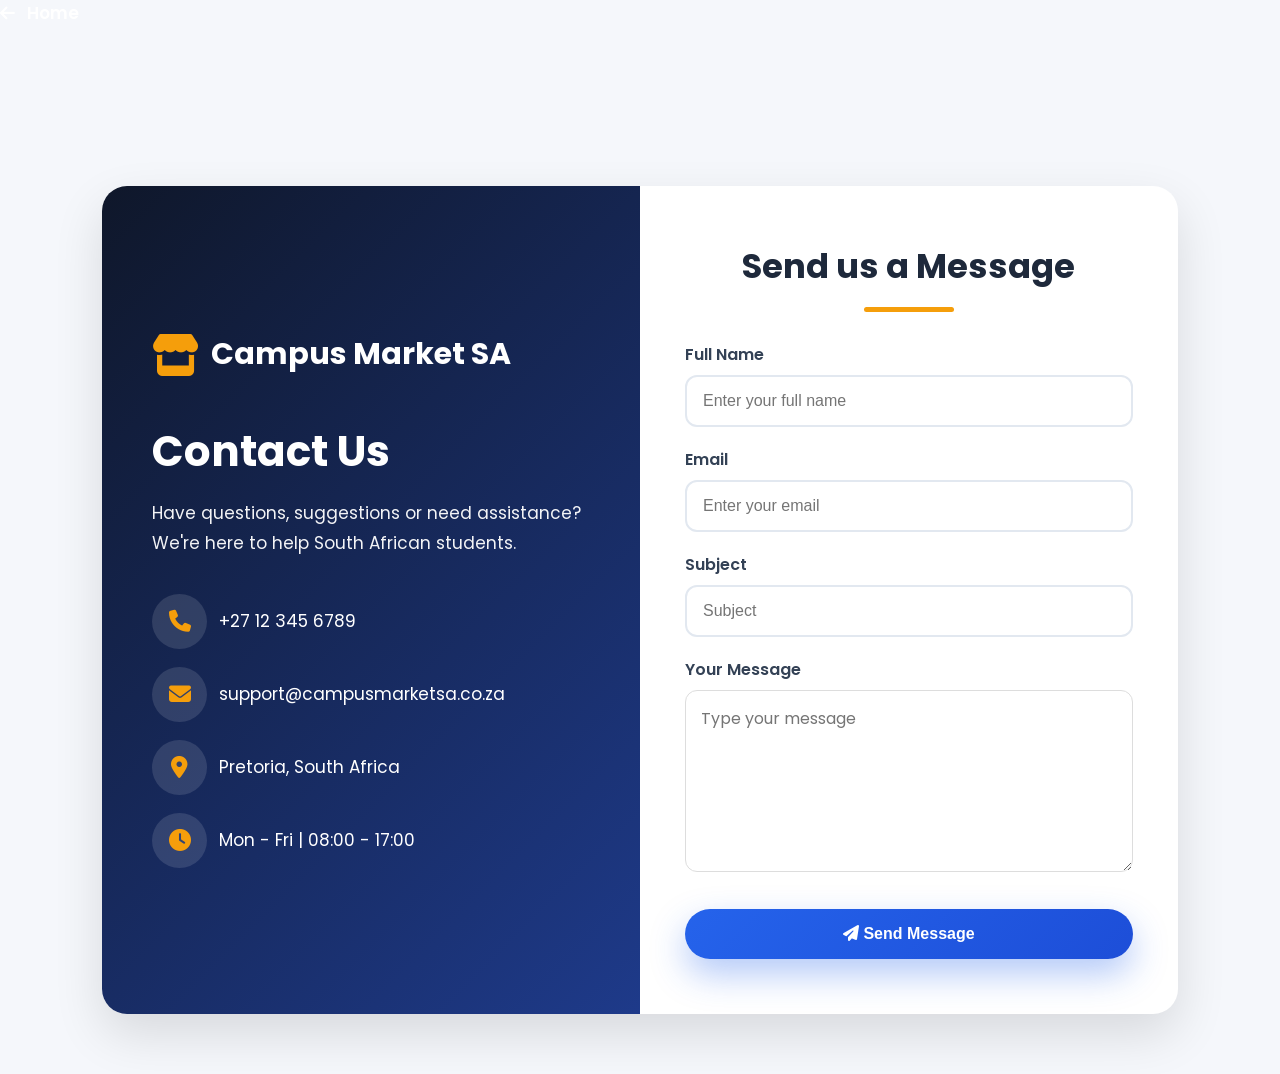
<file: contact.html>
<!DOCTYPE html>
<html lang="en">

<head>

<meta charset="UTF-8">

<meta name="viewport" content="width=device-width, initial-scale=1.0">

<title>Contact Us | Campus Market SA</title>

<link rel="stylesheet" href="stylee.css">

<link rel="stylesheet"
href="https://cdnjs.cloudflare.com/ajax/libs/font-awesome/6.5.2/css/all.min.css">

</head>

<body>

<a href="index.html" class="back-home">

<i class="fa-solid fa-arrow-left"></i>

Home

</a>

<section class="register-page">

<div class="register-container">

<!-- LEFT SIDE -->

<div class="register-left">

<div class="register-logo">

<i class="fa-solid fa-store"></i>

<span>Campus Market SA</span>

</div>

<h1>Contact Us</h1>

<p>

Have questions, suggestions or need assistance?

We're here to help South African students.

</p>

<div class="register-features">

<div class="feature">

<i class="fa-solid fa-phone"></i>

<span>+27 12 345 6789</span>

</div>

<div class="feature">

<i class="fa-solid fa-envelope"></i>

<span>support@campusmarketsa.co.za</span>

</div>

<div class="feature">

<i class="fa-solid fa-location-dot"></i>

<span>Pretoria, South Africa</span>

</div>

<div class="feature">

<i class="fa-solid fa-clock"></i>

<span>Mon - Fri | 08:00 - 17:00</span>

</div>

</div>

</div>

<!-- RIGHT SIDE -->

<div class="register-right">

<h2>Send us a Message</h2>

<form id="contactForm">

<div class="input-box">

<label>Full Name</label>

<input
type="text"
id="fullName"
placeholder="Enter your full name">

</div>

<div class="input-box">

<label>Email</label>

<input
type="email"
id="contactEmail"
placeholder="Enter your email">

</div>

<div class="input-box">

<label>Subject</label>

<input
type="text"
id="subject"
placeholder="Subject">

</div>

<div class="input-box">

<label>Your Message</label>

<textarea
id="message"
rows="6"
placeholder="Type your message"></textarea>

</div>

<button
type="submit"
class="btn-primary">

<i class="fa-solid fa-paper-plane"></i>

Send Message

</button>

</form>

</div>

</div>

</section>

<script src="scriptss.js"></script>

</body>

</html>
</file>
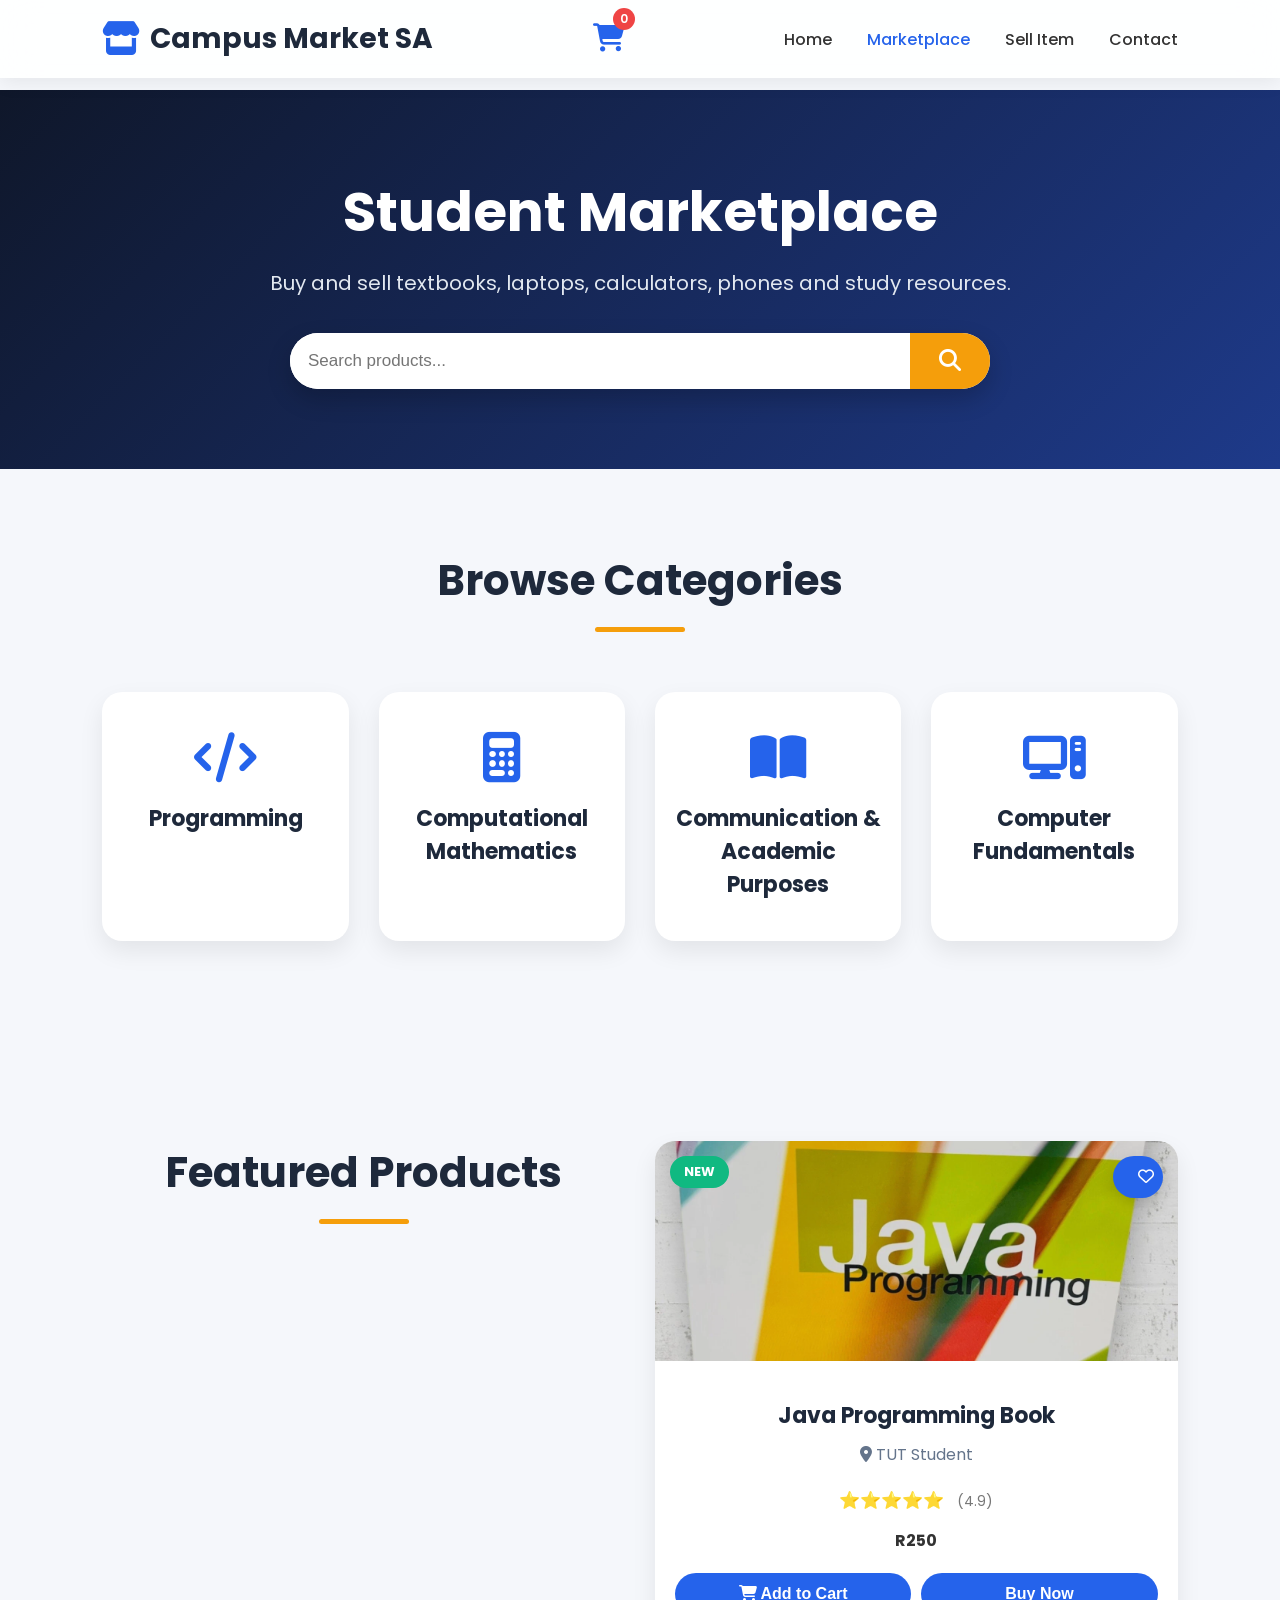
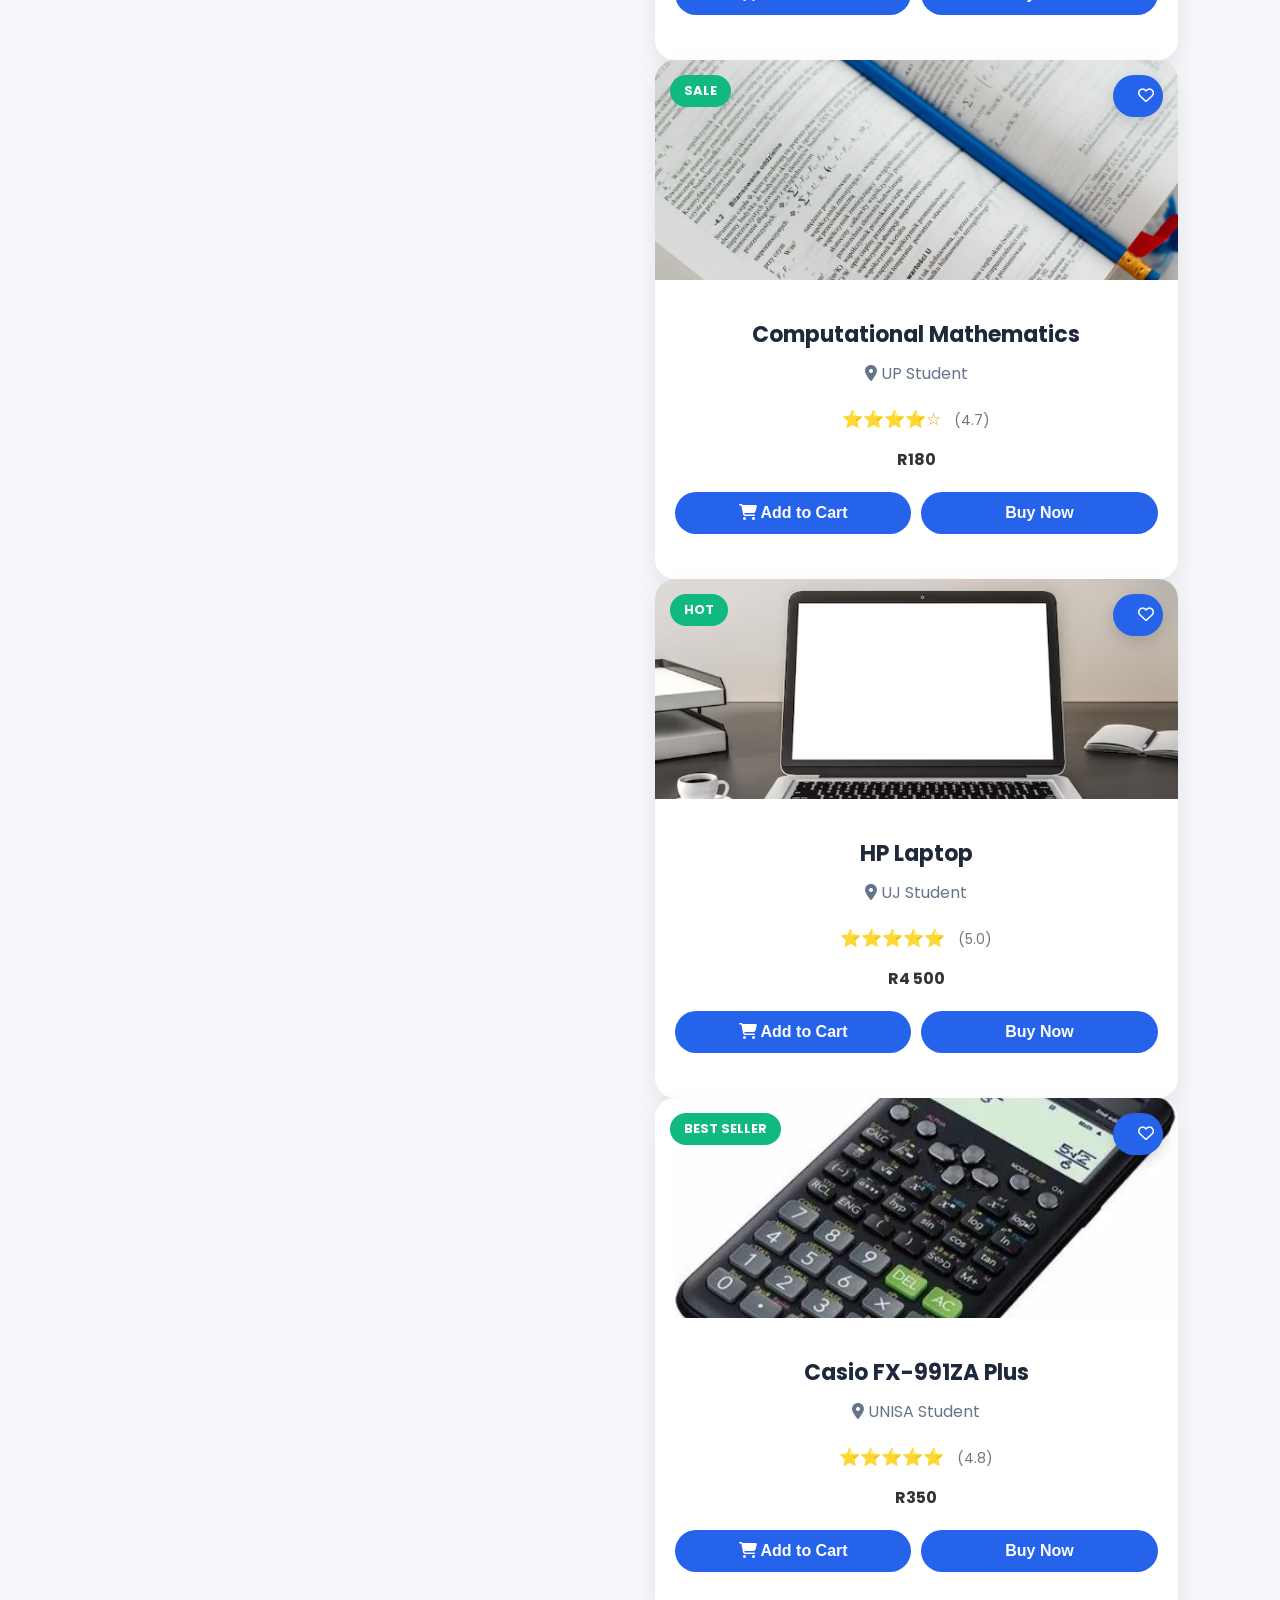
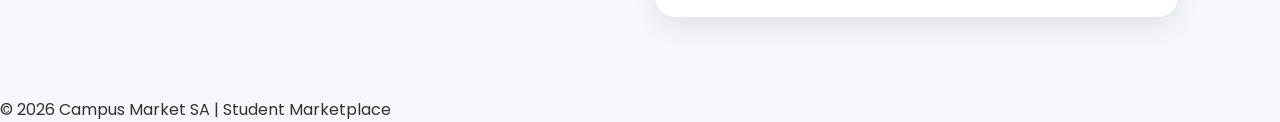
<file: marketplace.html>
<!DOCTYPE html>
<html lang="en">

<head>

<meta charset="UTF-8">

<meta name="viewport" content="width=device-width, initial-scale=1.0">

<title>Marketplace | Campus Market SA</title>

<link rel="stylesheet" href="stylee.css">

<link rel="stylesheet"
href="https://cdnjs.cloudflare.com/ajax/libs/font-awesome/6.5.2/css/all.min.css">

</head>

<body>

<!-- ================= NAVBAR ================= -->

<header>

<nav class="navbar">

<div class="logo">

<i class="fa-solid fa-store"></i>

<h2>Campus Market SA</h2>

</div>

<div class="cart-icon">

<i class="fa-solid fa-cart-shopping"></i>

<span id="cartCount">0</span>

</div>

</div>

<ul class="nav-links">

<li><a href="index.html">Home</a></li>

<li><a href="#" class="active">Marketplace</a></li>

<li><a href="sell.html">Sell Item</a></li>

<li><a href="contact.html">Contact</a></li>

</ul>

</nav>

</header>

<!-- ================= HERO ================= -->

<section class="market-hero">

<h1>Student Marketplace</h1>

<p>

Buy and sell textbooks, laptops, calculators,
phones and study resources.

</p>

<div class="market-search">

<input type="text"
id="searchInput"
placeholder="Search products...">

<button>

<i class="fa-solid fa-search"></i>

</button>

</div>

</section>

<!-- ================= CATEGORIES ================= -->

<section class="market-categories">

<h2>Browse Categories</h2>

<div class="category-grid">

<div class="category-card">

<i class="fa-solid fa-code"></i>

<h3>Programming</h3>

</div>

<div class="category-card">

<i class="fa-solid fa-calculator"></i>

<h3>Computational Mathematics</h3>

</div>

<div class="category-card">

<i class="fa-solid fa-book-open"></i>

<h3>Communication & Academic Purposes</h3>

</div>

<div class="category-card">

<i class="fa-solid fa-computer"></i>

<h3>Computer Fundamentals</h3>

</div>

</div>

</section>

<!-- ================= PRODUCTS ================= -->

<section class="products">

<h2>Featured Products</h2>

<div class="product-grid">
<div class="product-card">

    <span class="badge">NEW</span>

    <button class="wishlist">
        <i class="fa-regular fa-heart"></i>
    </button>

    <img src="book.jpg" alt="Java Programming Book">

    <div class="product-info">

        <h3>Java Programming Book</h3>

        <p><i class="fa-solid fa-location-dot"></i> TUT Student</p>

        <div class="rating">
            ⭐⭐⭐⭐⭐
            <span>(4.9)</span>
        </div>

        <h4>R250</h4>

        <div class="product-buttons">

            <button class="btn-cart">
                <i class="fa-solid fa-cart-shopping"></i>
                Add to Cart
            </button>

            <button class="btn-buy">
                Buy Now
            </button>

        </div>

    </div>

</div>

<!-- ============================== -->

<div class="product-card">

    <span class="badge">SALE</span>

    <button class="wishlist">
        <i class="fa-regular fa-heart"></i>
    </button>

    <img src="math.jpg" alt="Computational Mathematics">

    <div class="product-info">

        <h3>Computational Mathematics</h3>

        <p><i class="fa-solid fa-location-dot"></i> UP Student</p>

        <div class="rating">
            ⭐⭐⭐⭐☆
            <span>(4.7)</span>
        </div>

        <h4>R180</h4>

        <div class="product-buttons">

            <button class="btn-cart">
                <i class="fa-solid fa-cart-shopping"></i>
                Add to Cart
            </button>

            <button class="btn-buy">
                Buy Now
            </button>

        </div>

    </div>

</div>

<!-- ============================== -->

<div class="product-card">

    <span class="badge">HOT</span>

    <button class="wishlist">
        <i class="fa-regular fa-heart"></i>
    </button>

    <img src="laptop.jpg" alt="Laptop">

    <div class="product-info">

        <h3>HP Laptop</h3>

        <p><i class="fa-solid fa-location-dot"></i> UJ Student</p>

        <div class="rating">
            ⭐⭐⭐⭐⭐
            <span>(5.0)</span>
        </div>

        <h4>R4 500</h4>

        <div class="product-buttons">

            <button class="btn-cart">
                <i class="fa-solid fa-cart-shopping"></i>
                Add to Cart
            </button>

            <button class="btn-buy">
                Buy Now
            </button>

        </div>

    </div>

</div>

<!-- ============================== -->

<div class="product-card">

    <span class="badge">BEST SELLER</span>

    <button class="wishlist">
        <i class="fa-regular fa-heart"></i>
    </button>

    <img src="calculator.jpg" alt="Calculator">

    <div class="product-info">

        <h3>Casio FX-991ZA Plus</h3>

        <p><i class="fa-solid fa-location-dot"></i> UNISA Student</p>

        <div class="rating">
            ⭐⭐⭐⭐⭐
            <span>(4.8)</span>
        </div>

        <h4>R350</h4>

        <div class="product-buttons">

            <button class="btn-cart">
                <i class="fa-solid fa-cart-shopping"></i>
                Add to Cart
            </button>

            <button class="btn-buy">
                Buy Now
            </button>

        </div>

    </div>

</div>

</section>

<!-- ================= FOOTER ================= -->

<footer>

<p>

© 2026 Campus Market SA | Student Marketplace

</p>

</footer>

<script src="scriptss.js"></script>

</body>

</html>
</file>
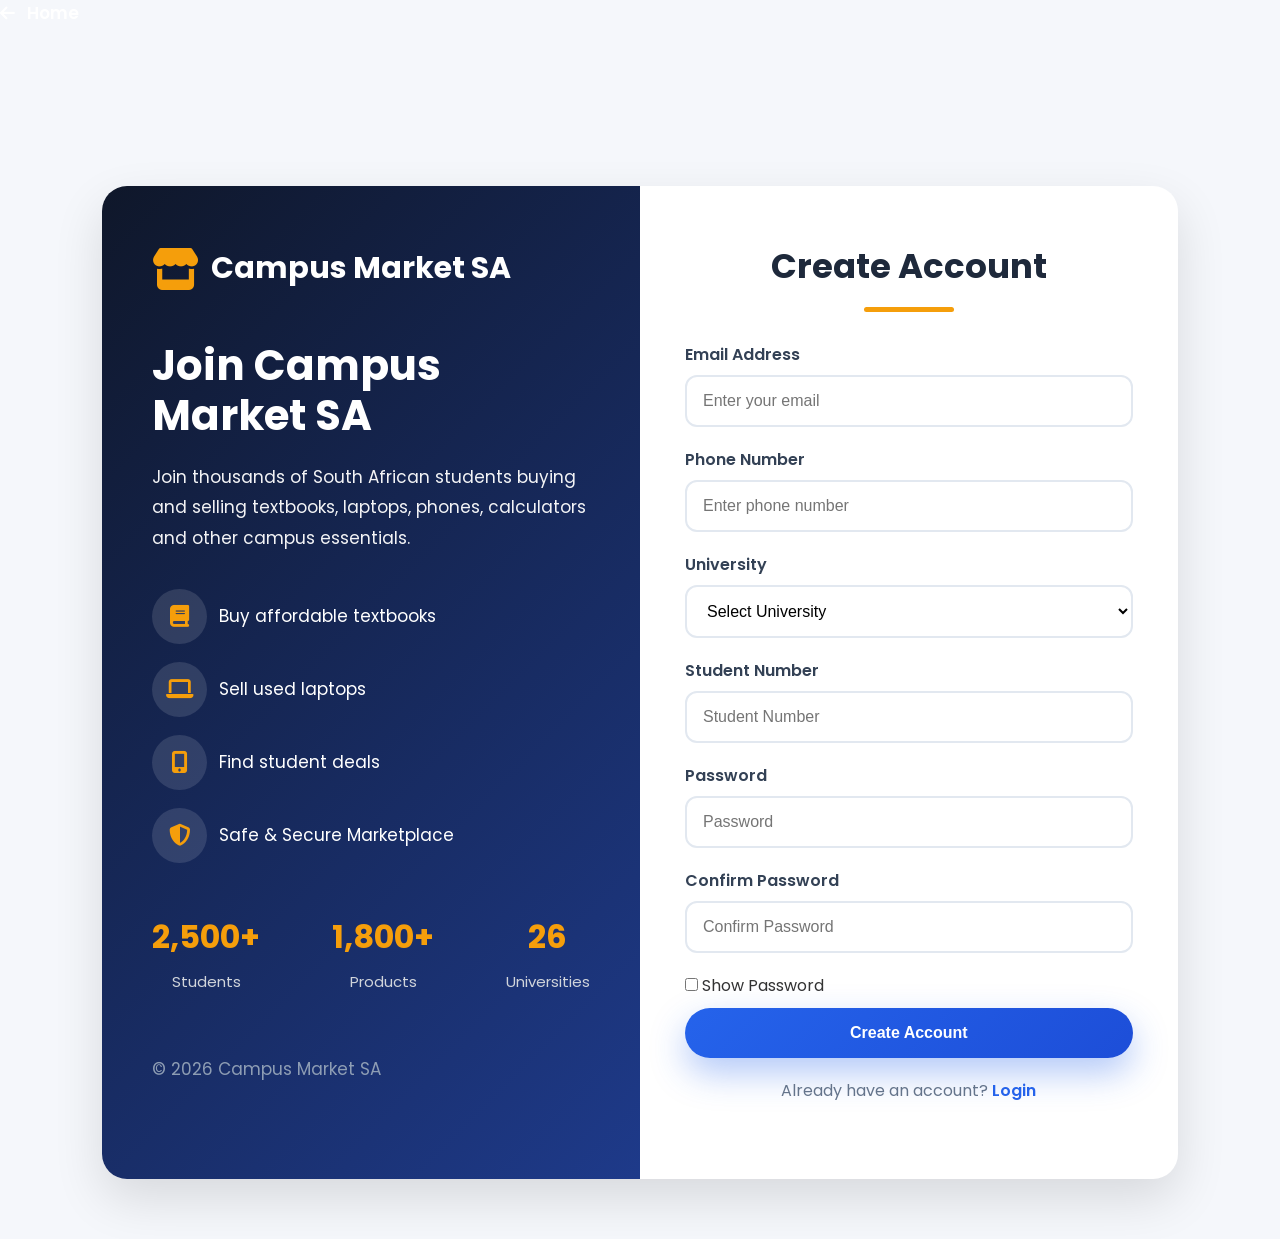
<file: register.html>
<!DOCTYPE html>
<html lang="en">

<head>

    <meta charset="UTF-8">

    <meta name="viewport" content="width=device-width, initial-scale=1.0">

    <title>Register | Campus Market SA</title>

    <link rel="stylesheet" href="stylee.css">

    <link rel="stylesheet"
        href="https://cdnjs.cloudflare.com/ajax/libs/font-awesome/6.5.2/css/all.min.css">

</head>

<body>

    <a href="index.html" class="back-home">
        <i class="fa-solid fa-arrow-left"></i> Home
    </a>

    <section class="register-page">

        <div class="register-container">

            <!-- LEFT SIDE -->

            <div class="register-left">

                <div class="register-logo">
                    <i class="fa-solid fa-store"></i>
                    <span>Campus Market SA</span>
                </div>

                <h1>Join Campus Market SA</h1>

                <p>
                    Join thousands of South African students buying and selling
                    textbooks, laptops, phones, calculators and other campus
                    essentials.
                </p>

                <div class="register-features">

                    <div class="feature">
                        <i class="fa-solid fa-book"></i>
                        <span>Buy affordable textbooks</span>
                    </div>

                    <div class="feature">
                        <i class="fa-solid fa-laptop"></i>
                        <span>Sell used laptops</span>
                    </div>

                    <div class="feature">
                        <i class="fa-solid fa-mobile-screen-button"></i>
                        <span>Find student deals</span>
                    </div>

                    <div class="feature">
                        <i class="fa-solid fa-shield-halved"></i>
                        <span>Safe & Secure Marketplace</span>
                    </div>

                </div>

                <div class="register-stats">

                    <div class="stat">
                        <h3>2,500+</h3>
                        <span>Students</span>
                    </div>

                    <div class="stat">
                        <h3>1,800+</h3>
                        <span>Products</span>
                    </div>

                    <div class="stat">
                        <h3>26</h3>
                        <span>Universities</span>
                    </div>

                </div>

                <p class="copyright">
                    © 2026 Campus Market SA
                </p>

            </div>

            <!-- RIGHT SIDE -->

            <div class="register-right">

                <h2>Create Account</h2>

                <form id="registerForm">

                    <div class="input-box">

                        <label>Email Address</label>

                        <input type="email"
                               id="email"
                               placeholder="Enter your email">

                    </div>

                    <div class="input-box">

                        <label>Phone Number</label>

                        <input type="tel"
                               id="phone"
                               placeholder="Enter phone number">

                    </div>

                    <div class="input-box">

                        <label>University</label>

                        <select id="university">

                            <option value="">Select University</option>

                            <option>Tshwane University of Technology</option>

                            <option>University of Pretoria</option>

                            <option>University of Johannesburg</option>

                            <option>University of South Africa</option>

                            <option>University of Limpopo</option>

                        </select>

                    </div>

                    <div class="input-box">

                        <label>Student Number</label>

                        <input type="text"
                               id="studentNumber"
                               placeholder="Student Number">

                    </div>

                    <div class="input-box">

                        <label>Password</label>

                        <input type="password"
                               id="password"
                               placeholder="Password">

                    </div>

                    <div class="input-box">

                        <label>Confirm Password</label>

                        <input type="password"
                               id="confirmPassword"
                               placeholder="Confirm Password">

                    </div>

                    <div class="show-password">

                        <input type="checkbox" id="showPassword">

                        <label for="showPassword">
                            Show Password
                        </label>

                    </div>

                    <button type="submit" class="btn-primary">

                        Create Account

                    </button>

                    <p class="login-link">

                        Already have an account?

                        <a href="login.html">Login</a>

                    </p>

                </form>

            </div>

        </div>

    </section>

    <script src="scriptss.js"></script>

</body>

</html>
</file>
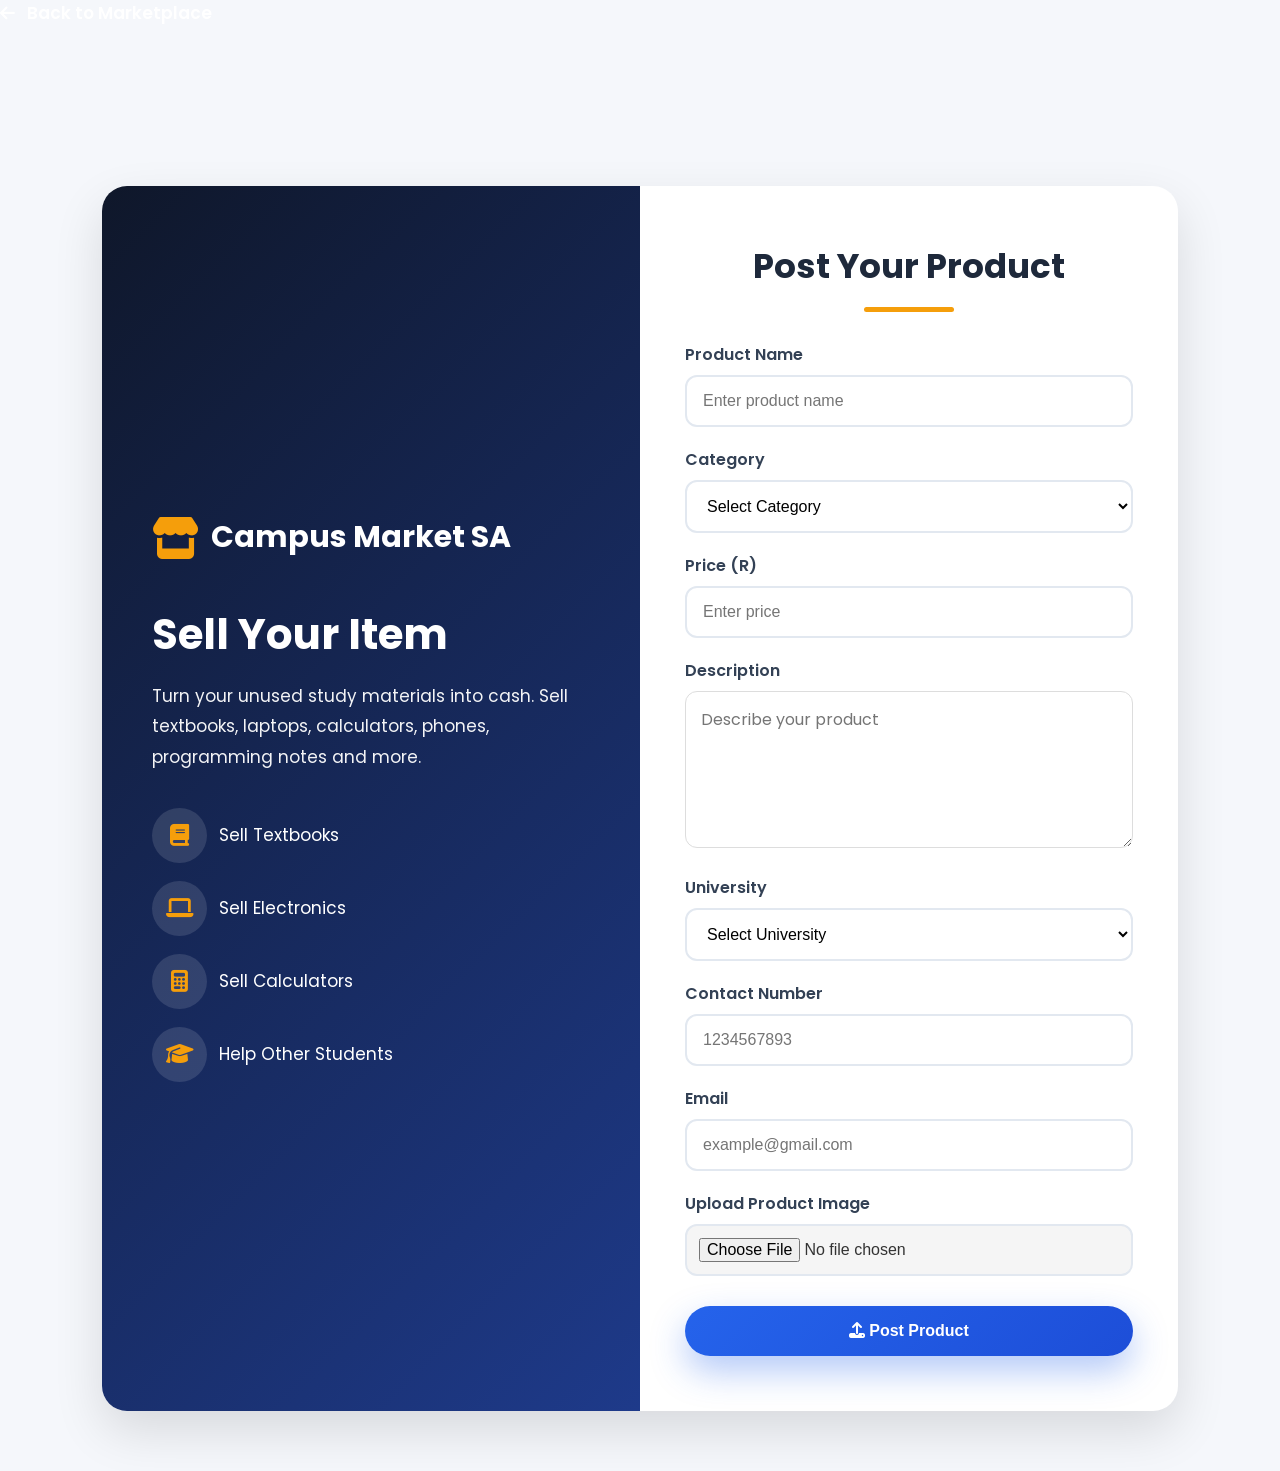
<file: sell.html>
<!DOCTYPE html>
<html lang="en">

<head>

<meta charset="UTF-8">

<meta name="viewport" content="width=device-width, initial-scale=1.0">

<title>Sell Item | Campus Market SA</title>

<link rel="stylesheet" href="stylee.css">

<link rel="stylesheet"
href="https://cdnjs.cloudflare.com/ajax/libs/font-awesome/6.5.2/css/all.min.css">

</head>

<body>

<a href="marketplace.html" class="back-home">

<i class="fa-solid fa-arrow-left"></i>

Back to Marketplace

</a>

<section class="register-page">

<div class="register-container">

<!-- LEFT SIDE -->

<div class="register-left">

<div class="register-logo">

<i class="fa-solid fa-store"></i>

<span>Campus Market SA</span>

</div>

<h1>Sell Your Item</h1>

<p>

Turn your unused study materials into cash.

Sell textbooks, laptops, calculators, phones,

programming notes and more.

</p>

<div class="register-features">

<div class="feature">

<i class="fa-solid fa-book"></i>

<span>Sell Textbooks</span>

</div>

<div class="feature">

<i class="fa-solid fa-laptop"></i>

<span>Sell Electronics</span>

</div>

<div class="feature">

<i class="fa-solid fa-calculator"></i>

<span>Sell Calculators</span>

</div>

<div class="feature">

<i class="fa-solid fa-graduation-cap"></i>

<span>Help Other Students</span>

</div>

</div>

</div>

<!-- RIGHT SIDE -->

<div class="register-right">

<h2>Post Your Product</h2>

<form id="sellForm">

<div class="input-box">

<label>Product Name</label>

<input
type="text"
id="productName"
placeholder="Enter product name">

</div>

<div class="input-box">

<label>Category</label>

<select id="category">

<option value="">Select Category</option>

<option>Programming</option>

<option>Computational Mathematics</option>

<option>Communication & Academic Purposes</option>

<option>Computer Fundamentals</option>

<option>Laptop</option>

<option>Phone</option>

<option>Calculator</option>

</select>

</div>

<div class="input-box">

<label>Price (R)</label>

<input
type="number"
id="price"
placeholder="Enter price">

</div>

<div class="input-box">

<label>Description</label>

<textarea
id="description"
rows="5"
placeholder="Describe your product"></textarea>

</div>

<div class="input-box">

<label>University</label>

<select id="sellerUniversity">

<option value="">Select University</option>

<option>TUT</option>

<option>UP</option>

<option>UJ</option>

<option>UNISA</option>

<option>UL</option>

</select>

</div>

<div class="input-box">

<label>Contact Number</label>

<input
type="tel"
id="sellerPhone"
placeholder="1234567893">

</div>

<div class="input-box">

<label>Email</label>

<input
type="email"
id="sellerEmail"
placeholder="example@gmail.com">

</div>

<div class="input-box">

<label>Upload Product Image</label>

<input
type="file"
id="productImage"
accept="image/*">

</div>

<button
type="submit"
class="btn-primary">

<i class="fa-solid fa-upload"></i>

Post Product

</button>

</form>

</div>

</div>

</section>

<script src="scriptss.js"></script>

</body>

</html>
</file>
<file: stylee.css>
/* ======================================================
   CAMPUS MARKET SA
   Modern Responsive Website
   Author: ChatGPT
====================================================== */

/* Google Font */
@import url('https://fonts.googleapis.com/css2?family=Poppins:wght@300;400;500;600;700;800&display=swap');

/* ======================
   RESET
====================== */

*{
    margin:0;
    padding:0;
    box-sizing:border-box;
    scroll-behavior:smooth;
}

body{
    font-family:'Poppins',sans-serif;
    background:#f5f7fb;
    color:#333;
    overflow-x:hidden;
}

img{
    width:100%;
    display:block;
}

a{
    text-decoration:none;
}

ul{
    list-style:none;
}

section{
    padding:80px 8%;
}

/* ======================
   CUSTOM COLORS
====================== */

:root{

--primary:#2563eb;
--secondary:#f59e0b;
--dark:#1e293b;
--light:#ffffff;
--grey:#64748b;
--background:#f8fafc;

--shadow:0 10px 35px rgba(0,0,0,.08);

}

/* ======================
   NAVBAR
====================== */

header{

position:fixed;

top:0;

left:0;

width:100%;

z-index:1000;

backdrop-filter:blur(18px);

background:rgba(255,255,255,.9);

box-shadow:0 3px 20px rgba(0,0,0,.08);

}

.navbar{

display:flex;

justify-content:space-between;

align-items:center;

padding:18px 8%;

}

.logo{

display:flex;

align-items:center;

gap:10px;

}

.logo i{

font-size:34px;

color:var(--primary);

}

.logo h2{

font-size:28px;

font-weight:700;

color:var(--dark);

}

.nav-links{

display:flex;

gap:35px;

}

.nav-links a{

color:#333;

font-weight:500;

transition:.3s;

position:relative;

}

.nav-links a:hover,

.nav-links .active{

color:var(--primary);

}

.nav-links a::after{

content:'';

position:absolute;

bottom:-7px;

left:0;

width:0;

height:3px;

background:var(--secondary);

transition:.3s;

border-radius:20px;

}

.nav-links a:hover::after{

width:100%;

}

.buttons{

display:flex;

gap:15px;

}

.btn-login{

padding:10px 22px;

border:2px solid var(--primary);

border-radius:40px;

color:var(--primary);

font-weight:600;

transition:.4s;

}

.btn-login:hover{

background:var(--primary);

color:white;

}

.btn-register{

padding:11px 24px;

background:linear-gradient(135deg,#2563eb,#1d4ed8);

color:white;

border-radius:40px;

font-weight:600;

transition:.4s;

box-shadow:0 8px 25px rgba(37,99,235,.35);

}

.btn-register:hover{

transform:translateY(-3px);

}

.menu-btn{

display:none;

font-size:28px;

cursor:pointer;

}

/* ======================
   HERO
====================== */

.hero{

height:100vh;

display:flex;

align-items:center;

justify-content:center;

text-align:center;

background:

linear-gradient(rgba(0,0,0,.55),rgba(0,0,0,.55)),

url("https://images.unsplash.com/photo-1523240795612-9a054b0db644?auto=format&fit=crop&w=1600&q=80");

background-size:cover;

background-position:center;

color:white;

}

.hero-content{

max-width:800px;

}

.hero h1{

font-size:65px;

font-weight:800;

margin-bottom:20px;

line-height:1.2;

animation:slideDown 1s ease;

}

.hero p{

font-size:20px;

line-height:1.8;

margin-bottom:40px;

animation:fadeUp 1.2s ease;

}

.hero-buttons{

display:flex;

justify-content:center;

gap:20px;

flex-wrap:wrap;

}

/* ======================
BUTTONS
====================== */

.btn-primary{

display:inline-block;

padding:16px 36px;

background:linear-gradient(135deg,#2563eb,#1d4ed8);

color:white;

border-radius:50px;

font-weight:600;

transition:.4s;

box-shadow:0 15px 35px rgba(37,99,235,.35);

}

.btn-primary:hover{

transform:translateY(-6px);

box-shadow:0 20px 45px rgba(37,99,235,.5);

}

.btn-secondary{

display:inline-block;

padding:16px 36px;

background:white;

color:#2563eb;

border-radius:50px;

font-weight:600;

transition:.4s;

}

.btn-secondary:hover{

background:#f59e0b;

color:white;

transform:translateY(-6px);

}

/* ======================
SEARCH
====================== */

.search-section{

text-align:center;

background:white;

margin-top:-70px;

position:relative;

z-index:10;

border-radius:30px;

box-shadow:var(--shadow);

width:85%;

margin-left:auto;

margin-right:auto;

padding:50px;

}

.search-section h2{

font-size:34px;

margin-bottom:30px;

color:var(--dark);

}

.search-box{

display:flex;

justify-content:center;

max-width:700px;

margin:auto;

overflow:hidden;

border-radius:50px;

box-shadow:0 8px 25px rgba(0,0,0,.12);

}

.search-box input{

flex:1;

padding:18px;

border:none;

outline:none;

font-size:18px;

}

.search-box button{

width:80px;

background:#2563eb;

color:white;

border:none;

cursor:pointer;

font-size:22px;

transition:.3s;

}

.search-box button:hover{

background:#f59e0b;

}
/* ======================
   CATEGORIES
====================== */

.categories{
    background:#ffffff;
}

.category-container{
    display:grid;
    grid-template-columns:repeat(auto-fit,minmax(180px,1fr));
    gap:25px;
}

.category-card{
    background:#fff;
    border-radius:20px;
    padding:35px 20px;
    text-align:center;
    cursor:pointer;
    transition:0.4s;
    box-shadow:0 10px 25px rgba(0,0,0,.08);
}

.category-card:hover{
    transform:translateY(-10px);
    background:linear-gradient(135deg,#2563eb,#3b82f6);
}

.category-card i{
    font-size:55px;
    color:#2563eb;
    margin-bottom:20px;
    transition:.4s;
}

.category-card:hover i{
    color:#fff;
    transform:scale(1.2);
}

.category-card h3{
    font-size:22px;
    color:#1e293b;
    transition:.4s;
}

.category-card:hover h3{
    color:#fff;
}

/* ======================
SECTION TITLES
====================== */

section h2{

font-size:42px;

text-align:center;

margin-bottom:60px;

color:var(--dark);

position:relative;

}

section h2::after{

content:'';

width:90px;

height:5px;

background:var(--secondary);

display:block;

margin:15px auto;

border-radius:30px;

}
/* ======================
   FEATURED PRODUCTS
====================== */

.featured{
    background:#f8fafc;
}

.products{
    display:grid;
    grid-template-columns:repeat(auto-fit,minmax(260px,1fr));
    gap:30px;
    margin-top:40px;
}

.product-card{
    background:#fff;
    border-radius:20px;
    overflow:hidden;
    box-shadow:0 10px 25px rgba(0,0,0,.08);
    transition:0.4s ease;
    text-align:center;
}

.product-card:hover{
    transform:translateY(-10px);
    box-shadow:0 18px 40px rgba(0,0,0,.15);
}

/* THIS FIXES THE IMAGE SIZE */

.product-card img{
    width:100%;
    height:220px;      
    object-fit:cover;
}

.product-card h3{
    margin:18px 0 10px;
    font-size:22px;
    color:#1e293b;
}

.product-card .price{
    color:#2563eb;
    font-size:24px;
    font-weight:700;
    margin-bottom:10px;
}

.product-card p{
    color:#64748b;
    padding:0 20px;
    margin-bottom:20px;
}

.product-card button{
    margin-bottom:25px;
    padding:12px 25px;
    border:none;
    border-radius:30px;
    background:#2563eb;
    color:#fff;
    font-size:16px;
    font-weight:600;
    cursor:pointer;
    transition:.3s;
}

.product-card button:hover{
    background:#f59e0b;
}
/* ======================
   WHY CHOOSE US
====================== */

.why{

    background:linear-gradient(135deg,#eef5ff,#ffffff);

}

.why-container{

    display:grid;

    grid-template-columns:repeat(auto-fit,minmax(260px,1fr));

    gap:30px;

}

.why-card{

    background:#fff;

    padding:40px 30px;

    text-align:center;

    border-radius:20px;

    transition:.4s;

    box-shadow:0 12px 30px rgba(0,0,0,.08);

    position:relative;

    overflow:hidden;

}

.why-card::before{

    content:"";

    position:absolute;

    top:0;

    left:-100%;

    width:100%;

    height:5px;

    background:#2563eb;

    transition:.5s;

}

.why-card:hover::before{

    left:0;

}

.why-card:hover{

    transform:translateY(-12px);

    box-shadow:0 20px 45px rgba(37,99,235,.18);

}

.why-card i{

    width:90px;

    height:90px;

    line-height:90px;

    border-radius:50%;

    background:#2563eb;

    color:#fff;

    font-size:38px;

    margin-bottom:25px;

    transition:.4s;

}

.why-card:hover i{

    transform:rotate(360deg);

    background:#f59e0b;

}

.why-card h3{

    font-size:24px;

    color:#1e293b;

    margin-bottom:15px;

}

.why-card p{

    color:#64748b;

    line-height:1.8;

    font-size:15px;

}
/* ======================
   STATISTICS
====================== */

.stats{

    background:linear-gradient(135deg,#2563eb,#1d4ed8);

    display:grid;

    grid-template-columns:repeat(auto-fit,minmax(220px,1fr));

    gap:30px;

    text-align:center;

    color:#fff;

}

.stat-card{

    padding:35px;

}

.stat-card i{

    font-size:50px;

    margin-bottom:20px;

    color:#f59e0b;

}

.stat-card h2{

    font-size:45px;

    margin-bottom:10px;

    font-weight:700;

}

.stat-card h2::after{

    display:none;

}

.stat-card p{

    font-size:18px;

    opacity:.95;

}
/* ======================
   HOW IT WORKS
====================== */

.how-it-works{

    background:#ffffff;

}

.section-description{

    max-width:700px;

    margin:0 auto 60px;

    text-align:center;

    color:#64748b;

    font-size:18px;

    line-height:1.8;

}

.steps-container{

    display:grid;

    grid-template-columns:repeat(auto-fit,minmax(250px,1fr));

    gap:35px;

}

.step-card{

    background:#fff;

    padding:40px 30px;

    text-align:center;

    border-radius:20px;

    box-shadow:0 10px 30px rgba(0,0,0,.08);

    transition:.4s;

    position:relative;

    overflow:hidden;

}

.step-card:hover{

    transform:translateY(-12px);

    box-shadow:0 20px 45px rgba(37,99,235,.18);

}

.step-card::before{

    content:"";

    position:absolute;

    left:0;

    top:0;

    width:100%;

    height:5px;

    background:#2563eb;

}

.step-icon{

    width:90px;

    height:90px;

    margin:0 auto 25px;

    border-radius:50%;

    background:linear-gradient(135deg,#2563eb,#1d4ed8);

    display:flex;

    justify-content:center;

    align-items:center;

    color:#fff;

    font-size:38px;

    transition:.5s;

}

.step-card:hover .step-icon{

    background:linear-gradient(135deg,#f59e0b,#ffb703);

    transform:rotate(360deg) scale(1.1);

}

.step-card h3{

    margin-bottom:18px;

    font-size:24px;

    color:#1e293b;

}

.step-card p{

    color:#64748b;

    line-height:1.8;

    font-size:15px;

}
/* ======================
   STUDENT REVIEWS
====================== */

.testimonials{

    background:#f8fafc;

}

.testimonial-container{

    display:grid;

    grid-template-columns:repeat(auto-fit,minmax(300px,1fr));

    gap:35px;

}

.testimonial-card{

    background:#fff;

    padding:35px;

    border-radius:20px;

    text-align:center;

    box-shadow:0 12px 30px rgba(0,0,0,.08);

    transition:.4s;

}

.testimonial-card:hover{

    transform:translateY(-10px);

    box-shadow:0 20px 40px rgba(37,99,235,.18);

}

.testimonial-card img{

    width:120px;

    height:120px;

    border-radius:50%;

    object-fit:cover;

    margin:auto;

    margin-bottom:20px;

    border:5px solid #2563eb;

}

.testimonial-card h3{

    color:#1e293b;

    margin-bottom:5px;

}

.testimonial-card span{

    color:#64748b;

    font-size:14px;

}

.stars{

    margin:18px 0;

    font-size:22px;

    color:#f59e0b;

}

.testimonial-card p{

    color:#64748b;

    line-height:1.8;

    font-style:italic;

}
/* ======================
   CALL TO ACTION
====================== */

.cta{

    background:linear-gradient(135deg,#2563eb,#1d4ed8);

    color:#fff;

    text-align:center;

    padding:100px 8%;

}

.cta-content{

    max-width:800px;

    margin:auto;

}

.cta h2{

    color:#fff;

    font-size:48px;

    margin-bottom:25px;

}

.cta h2::after{

    background:#f59e0b;

}

.cta p{

    font-size:20px;

    line-height:1.8;

    margin-bottom:45px;

    opacity:.95;

}

.cta-buttons{

    display:flex;

    justify-content:center;

    gap:20px;

    flex-wrap:wrap;

}

.cta .btn-primary{

    background:#f59e0b;

    color:#fff;

}

.cta .btn-primary:hover{

    background:#ffffff;

    color:#2563eb;

}

.cta .btn-secondary{

    background:#ffffff;

    color:#2563eb;

}

.cta .btn-secondary:hover{

    background:#f59e0b;

    color:#fff;

}

.cta-buttons i{

    margin-right:8px;

}

/* ======================
ANIMATIONS
====================== */

@keyframes slideDown{

from{

opacity:0;

transform:translateY(-80px);

}

to{

opacity:1;

transform:translateY(0);

}

}

@keyframes fadeUp{

from{

opacity:0;

transform:translateY(80px);

}

to{

opacity:1;

transform:translateY(0);

}

}

/* ======================
   FOOTER
====================== */

.footer{

    background:#0f172a;

    color:#fff;

    padding:70px 8% 20px;

}

.footer-container{

    display:grid;

    grid-template-columns:repeat(auto-fit,minmax(250px,1fr));

    gap:40px;

}

.footer-box h3{

    margin-bottom:20px;

    color:#f59e0b;

    font-size:24px;

}

.footer-box p{

    color:#cbd5e1;

    line-height:1.8;

    margin-bottom:12px;

}

.footer-box a{

    display:block;

    color:#cbd5e1;

    margin-bottom:12px;

    transition:.3s;

}

.footer-box a:hover{

    color:#f59e0b;

    padding-left:8px;

}

.footer-box i{

    margin-right:10px;

    color:#2563eb;

}

.social-icons{

    margin-top:25px;

}

.social-icons a{

    display:inline-flex;

    justify-content:center;

    align-items:center;

    width:45px;

    height:45px;

    background:#1e293b;

    border-radius:50%;

    margin-right:12px;

    color:#fff;

    transition:.4s;

}

.social-icons a:hover{

    background:#2563eb;

    transform:translateY(-6px);

}

.footer hr{

    border:none;

    height:1px;

    background:#334155;

    margin:45px 0 25px;

}

.footer-bottom{

    display:flex;

    justify-content:space-between;

    align-items:center;

    flex-wrap:wrap;

    gap:15px;

}

.footer-bottom p{

    color:#94a3b8;

    font-size:15px;

}
/* ======================
   REGISTER PAGE
====================== */

.register-page{

    min-height:100vh;

    display:flex;

    justify-content:center;

    align-items:center;

    background:#f5f7fb;

    padding:120px 8% 60px;

}

.register-container{

    width:100%;

    max-width:1100px;

    display:grid;

    grid-template-columns:1fr 1fr;

    background:#fff;

    border-radius:25px;

    overflow:hidden;

    box-shadow:0 20px 50px rgba(0,0,0,.12);

}
.back-home{

    display:inline-block;

    margin-bottom:40px;

    color:#ffffff;

    font-size:17px;

    font-weight:600;

    transition:.3s;

}

.back-home i{

    margin-right:8px;

}

.back-home:hover{

    color:#f59e0b;

}

/* Left Side */

.register-left{

   
    background:linear-gradient(135deg,#0f172a,#1e3a8a);
    color:white;


    padding:60px 50px;

    display:flex;

    flex-direction:column;

    justify-content:center;

}

.register-left h1{

    font-size:42px;

    margin-bottom:20px;

    line-height:1.2;

}

.register-left p{

    font-size:17px;

    line-height:1.8;

    margin-bottom:35px;

    opacity:.95;

}

.register-features{

    display:flex;

    flex-direction:column;

    gap:18px;

}

.register-features div{

    display:flex;

    align-items:center;

    gap:12px;

    font-size:17px;

}

.register-features i{

    width:42px;

    height:42px;

    border-radius:50%;

    background:rgba(255,255,255,.15);

    display:flex;

    justify-content:center;

    align-items:center;

    color:#f59e0b;

}

/* Right Side */

.register-right{

    padding:55px 45px;

}

.register-right h2{

    text-align:center;

    color:#1e293b;

    margin-bottom:30px;

    font-size:34px;

}

.input-box{

    margin-bottom:20px;

}

.input-box label{

    display:block;

    margin-bottom:8px;

    color:#334155;

    font-weight:600;

}

.input-box input,

.input-box select{

    width:100%;

    padding:15px 16px;

    border:2px solid #e2e8f0;

    border-radius:12px;

    font-size:16px;

    outline:none;

    transition:.3s;

    background:#fff;

}

.input-box input:focus,

.input-box select:focus{

    border-color:#2563eb;

    box-shadow:0 0 0 4px rgba(37,99,235,.12);

}

.register-right .btn-primary{

    width:100%;

    border:none;

    cursor:pointer;

    margin-top:10px;

    font-size:16px;

}

.login-link{

    text-align:center;

    margin-top:20px;

    color:#64748b;

}

.login-link a{

    color:#2563eb;

    font-weight:600;

}
.register-stats{

    display:flex;

    justify-content:space-between;

    margin-top:50px;

}

.stat{

    text-align:center;

}

.stat h3{

    color:#f59e0b;

    font-size:32px;

    margin-bottom:8px;

}

.stat span{

    color:#d1d5db;

    font-size:15px;

}
.feature i{

    width:55px;

    height:55px;

    background:rgba(255,255,255,.12);

    display:flex;

    justify-content:center;

    align-items:center;

    border-radius:50%;

    color:#f59e0b;

    font-size:22px;

    transition:.4s;

}

.feature:hover i{

    transform:scale(1.15) rotate(10deg);

    background:#f59e0b;

    color:white;

}
/* ======================
LOGIN OPTIONS
====================== */

.login-options{

display:flex;

justify-content:space-between;

align-items:center;

margin:20px 0;

font-size:15px;

}

.login-options a{

color:#2563eb;

font-weight:600;

}

.login-options a:hover{

text-decoration:underline;

}
/* ======================================================
   MARKETPLACE PAGE
====================================================== */

.market-hero{
    margin-top:90px;
    padding:80px 8%;
    text-align:center;
    background:linear-gradient(135deg,#0f172a,#1e3a8a);
    color:#fff;
}

.market-hero h1{
    font-size:55px;
    margin-bottom:15px;
}

.market-hero p{
    font-size:20px;
    margin-bottom:35px;
    color:#e2e8f0;
}

.market-search{
    max-width:700px;
    margin:auto;
    display:flex;
    overflow:hidden;
    border-radius:50px;
    background:#fff;
    box-shadow:0 10px 25px rgba(0,0,0,.2);
}

.market-search input{
    flex:1;
    padding:18px;
    border:none;
    outline:none;
    font-size:17px;
}

.market-search button{
    width:80px;
    border:none;
    background:#f59e0b;
    color:white;
    cursor:pointer;
    font-size:22px;
    transition:.3s;
}

.market-search button:hover{
    background:#d97706;
}

/* ======================
   CATEGORY SECTION
====================== */

.market-categories{
    padding:80px 8%;
}

.category-grid{
    display:grid;
    grid-template-columns:repeat(auto-fit,minmax(220px,1fr));
    gap:30px;
}

.category-card{
    background:#fff;
    border-radius:20px;
    padding:40px 20px;
    text-align:center;
    box-shadow:0 10px 25px rgba(0,0,0,.08);
    transition:.4s;
    cursor:pointer;
}

.category-card:hover{
    transform:translateY(-10px);
    box-shadow:0 20px 35px rgba(0,0,0,.15);
}

.category-card i{
    font-size:50px;
    color:#2563eb;
    margin-bottom:20px;
}

.category-card h3{
    color:#1e293b;
    font-size:22px;
}

/* PRODUCT CARD */

.product-card{

position:relative;

overflow:hidden;

}

.badge{

position:absolute;

top:15px;

left:15px;

background:#10b981;

color:white;

padding:6px 14px;

border-radius:20px;

font-size:13px;

font-weight:bold;

z-index:2;

}

.wishlist{

position:absolute;

top:15px;

right:15px;

width:42px;

height:42px;

border:none;

border-radius:50%;

background:white;

cursor:pointer;

box-shadow:0 5px 15px rgba(0,0,0,.15);

transition:.3s;

z-index:2;

}

.wishlist:hover{

background:#ef4444;

color:white;

transform:scale(1.1);

}

.product-info{

padding:20px;

}

.rating{

color:#f59e0b;

margin:15px 0;

font-size:17px;

}

.rating span{

color:#777;

font-size:14px;

margin-left:8px;

}

.product-buttons{

display:flex;

gap:10px;

margin-top:20px;

}

.btn-cart{

flex:1;

background:#2563eb;

color:white;

border:none;

padding:12px;

border-radius:10px;

cursor:pointer;

transition:.3s;

}

.btn-cart:hover{

background:#1d4ed8;

}

.btn-buy{

flex:1;

background:#f59e0b;

color:white;

border:none;

padding:12px;

border-radius:10px;

cursor:pointer;

transition:.3s;

}

.btn-buy:hover{

background:#d97706;

}
/* ======================
   CART ICON
====================== */

.cart-icon{

    position:relative;

    font-size:28px;

    color:#2563eb;

    cursor:pointer;

    transition:.3s;

}

.cart-icon:hover{

    color:#f59e0b;

}

.cart-icon span{

    position:absolute;

    top:-10px;

    right:-10px;

    width:22px;

    height:22px;

    background:#ef4444;

    color:white;

    border-radius:50%;

    display:flex;

    justify-content:center;

    align-items:center;

    font-size:12px;

    font-weight:600;

}
/* ======================
SELL ITEM PAGE
====================== */

textarea{

width:100%;

padding:15px;

border:1px solid #ddd;

border-radius:12px;

font-size:16px;

font-family:'Poppins',sans-serif;

resize:none;

outline:none;

transition:.3s;

}

textarea:focus{

border-color:#2563eb;

box-shadow:0 0 10px rgba(37,99,235,.2);

}

input[type="file"]{

padding:12px;

background:#f5f5f5;

border-radius:12px;

cursor:pointer;

width:100%;

}
/* ======================
CONTACT PAGE
====================== */

textarea{

width:100%;

padding:15px;

border:1px solid #ddd;

border-radius:12px;

font-size:16px;

font-family:'Poppins',sans-serif;

resize:vertical;

outline:none;

transition:.3s;

}

textarea:focus{

border-color:#2563eb;

box-shadow:0 0 10px rgba(37,99,235,.2);

}
.register-logo{

    display:flex;

    align-items:center;

    gap:12px;

    margin-bottom:50px;

}

.register-logo i{

    font-size:42px;

    color:#f59e0b;

}

.register-logo span{

    font-size:30px;

    font-weight:700;

    color:white;

}
.copyright{

    margin-top:60px;

    color:#94a3b8;

    font-size:15px;

}


/* Responsive */

@media(max-width:900px){

    .register-container{

        grid-template-columns:1fr;

    }

    .register-left{

        padding:45px 35px;

    }

    .register-right{

        padding:40px 30px;

    }

}

/* ======================
RESPONSIVE NAV
====================== */

@media(max-width:900px){

.nav-links{

display:none;

}

.buttons{

display:none;

}

.menu-btn{

display:block;

}

.hero h1{

font-size:45px;

}

.hero p{

font-size:18px;

}

.search-box{

flex-direction:column;

border-radius:20px;

}

.search-box button{

width:100%;

padding:18px;

}

}
</file>
